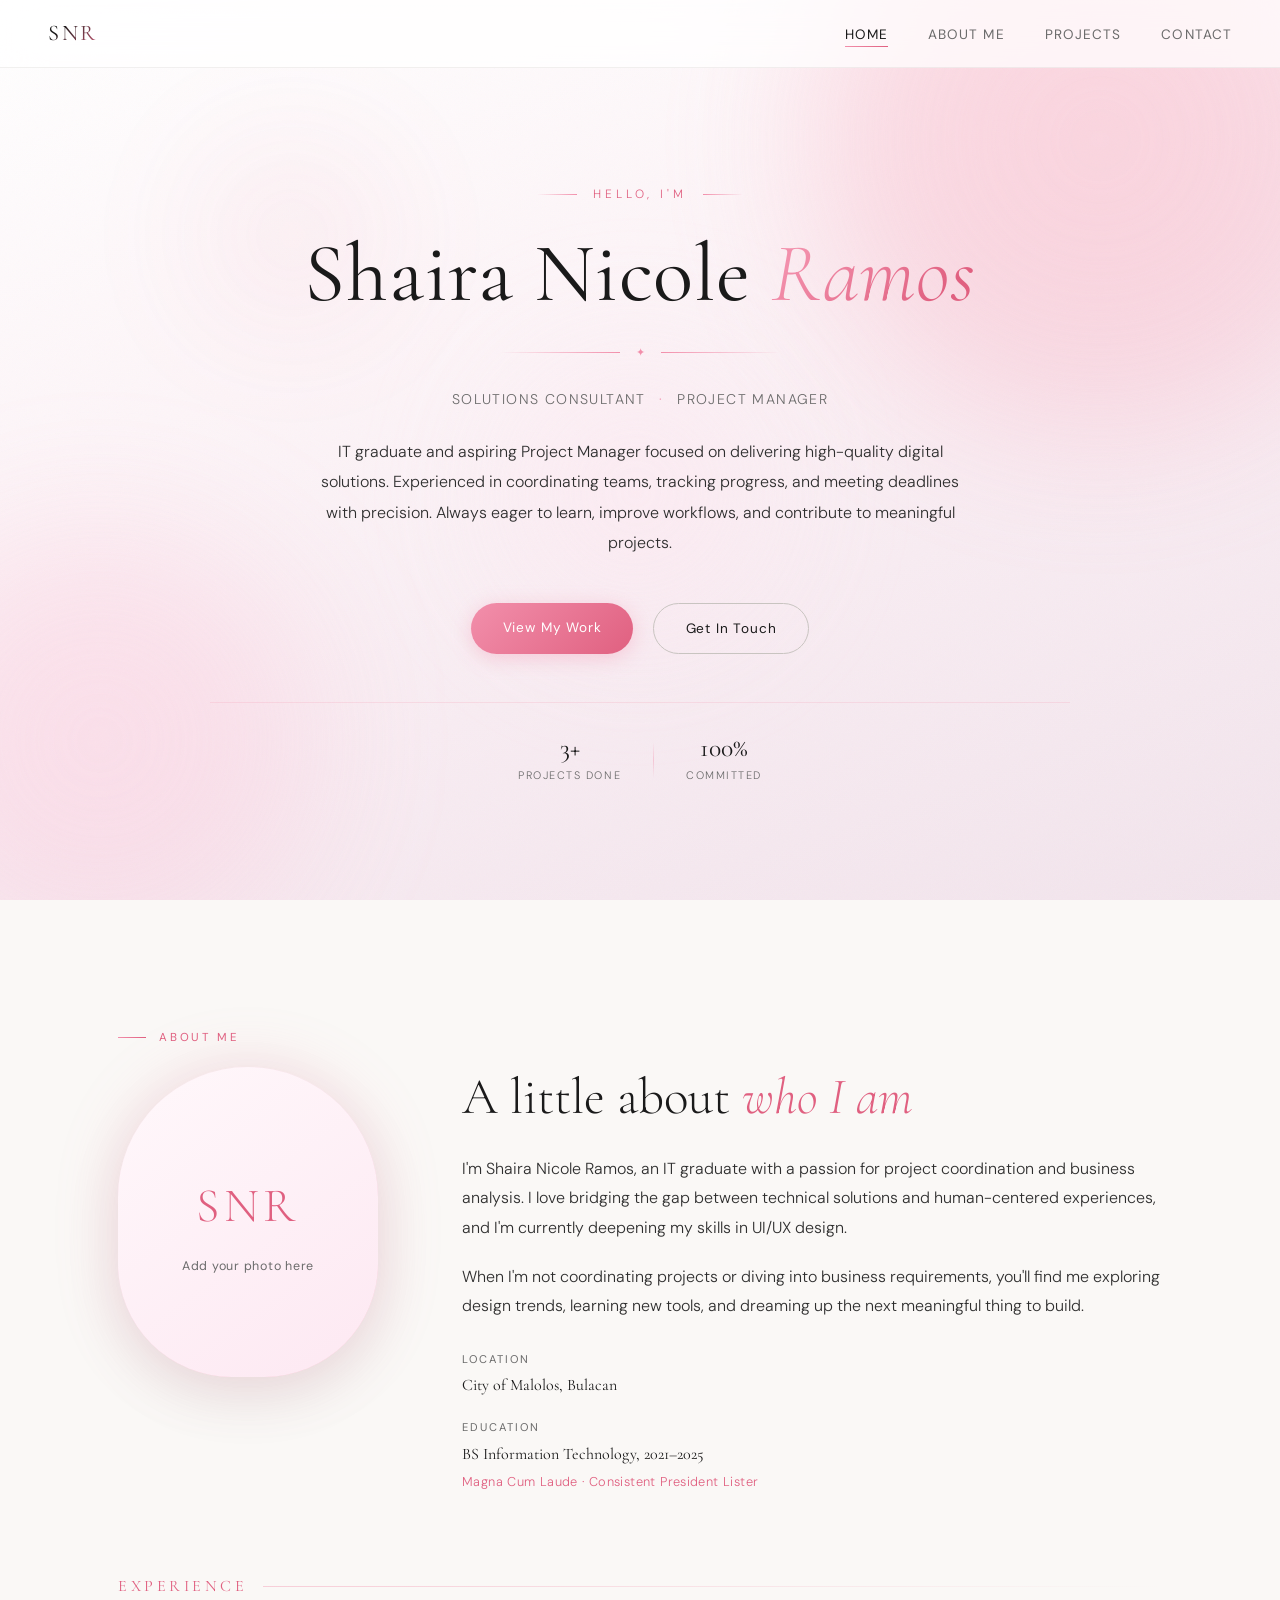
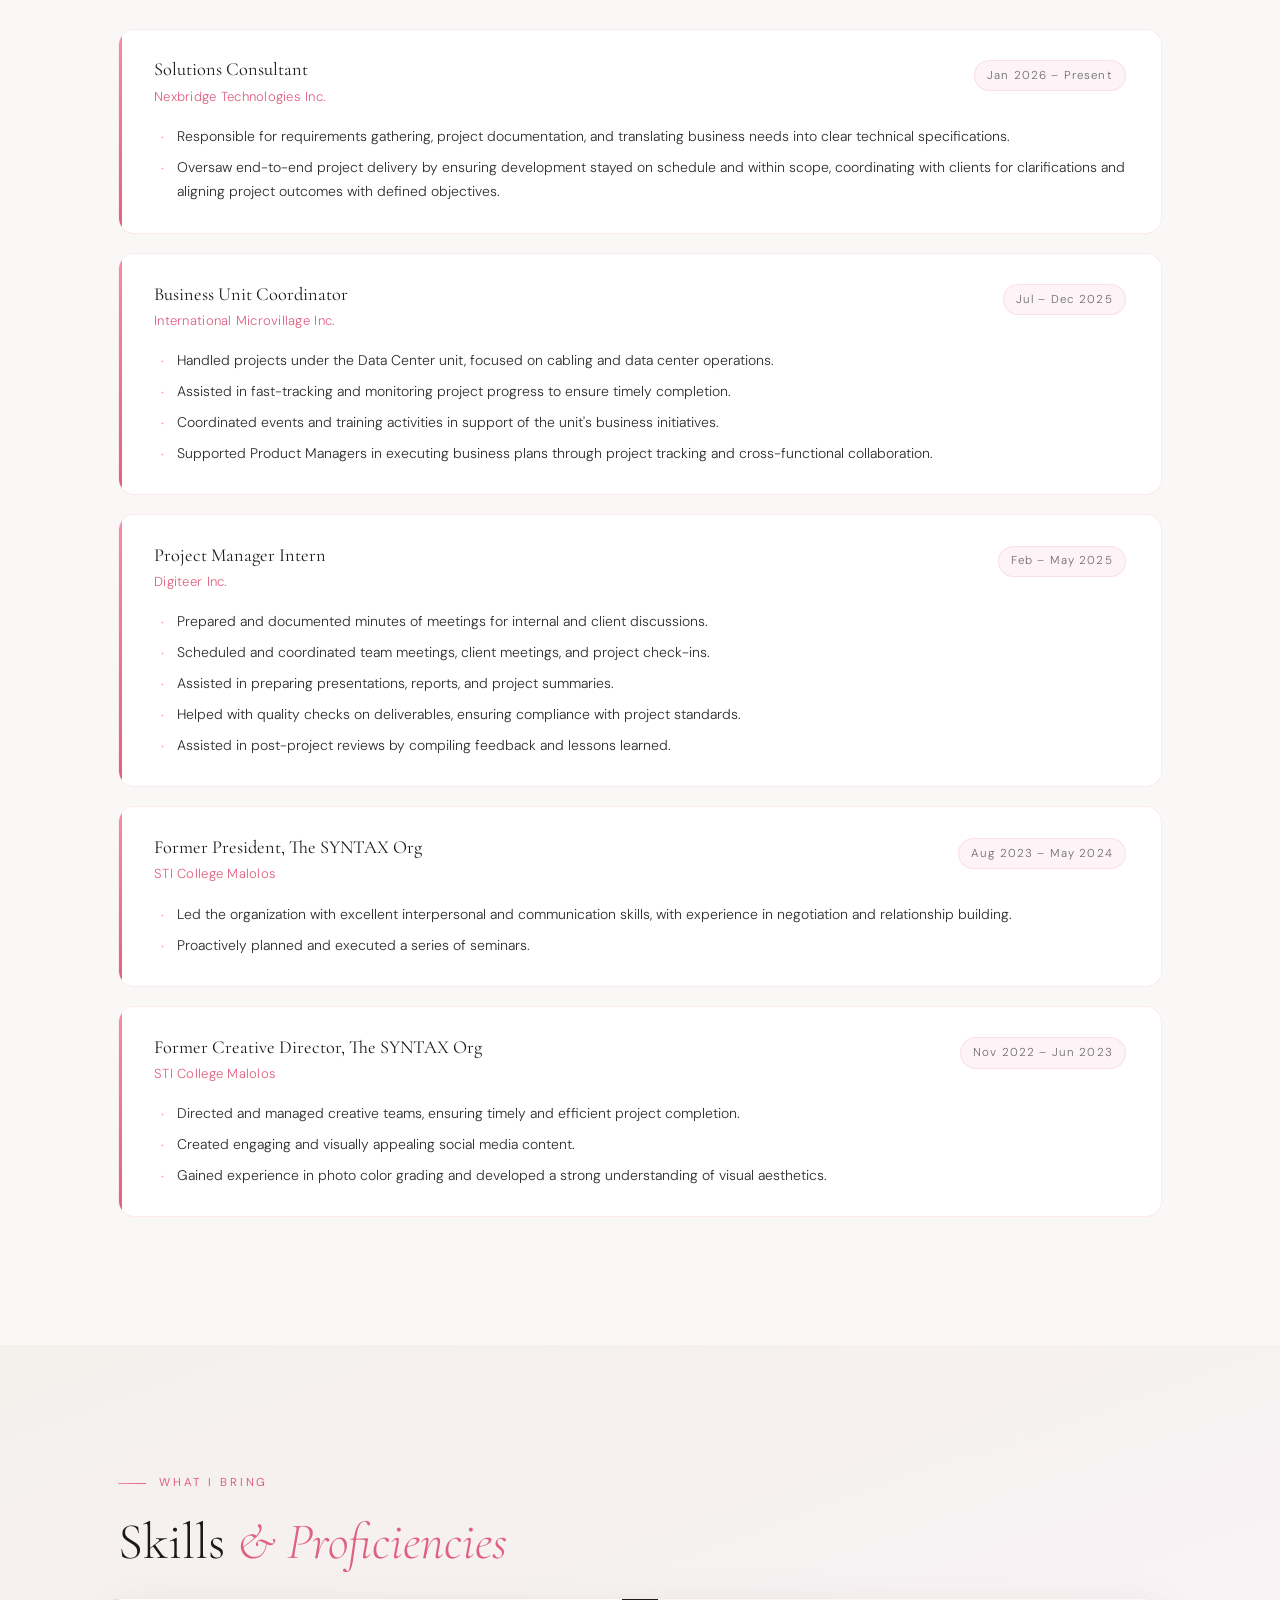
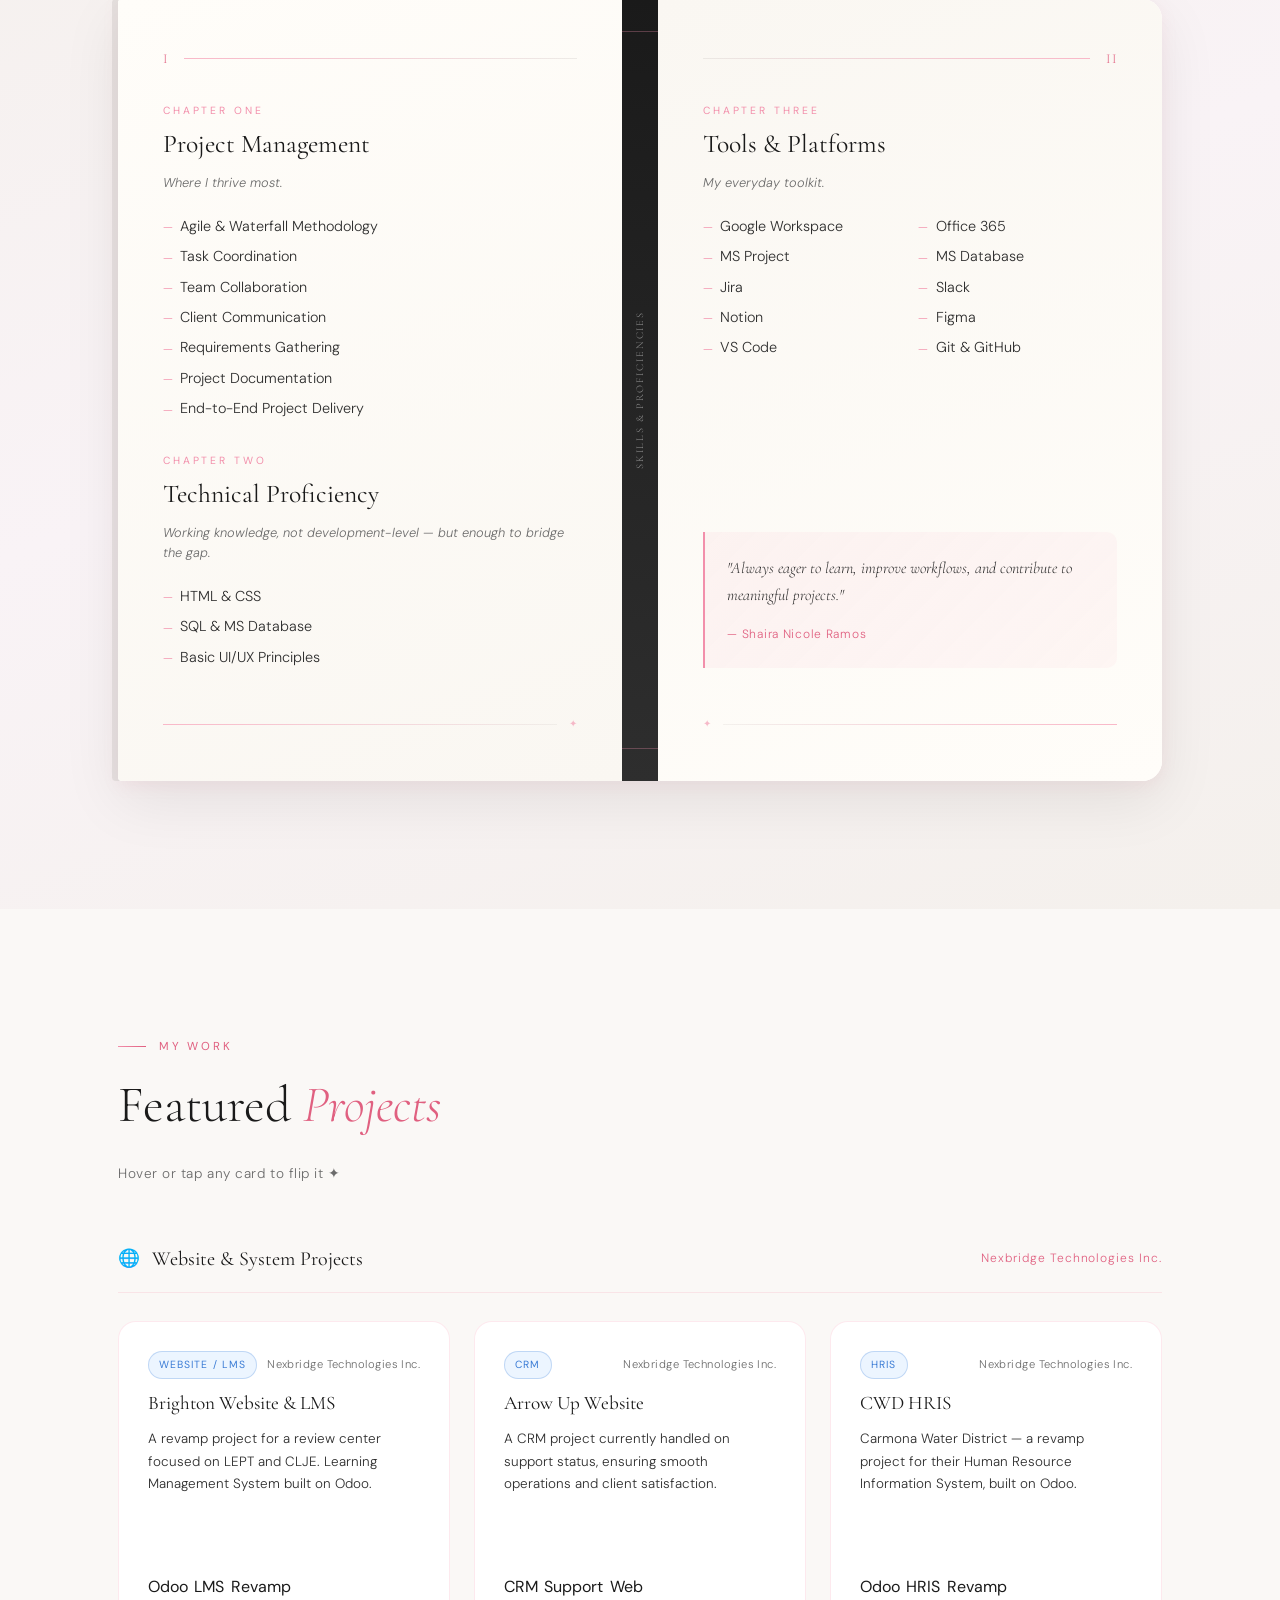
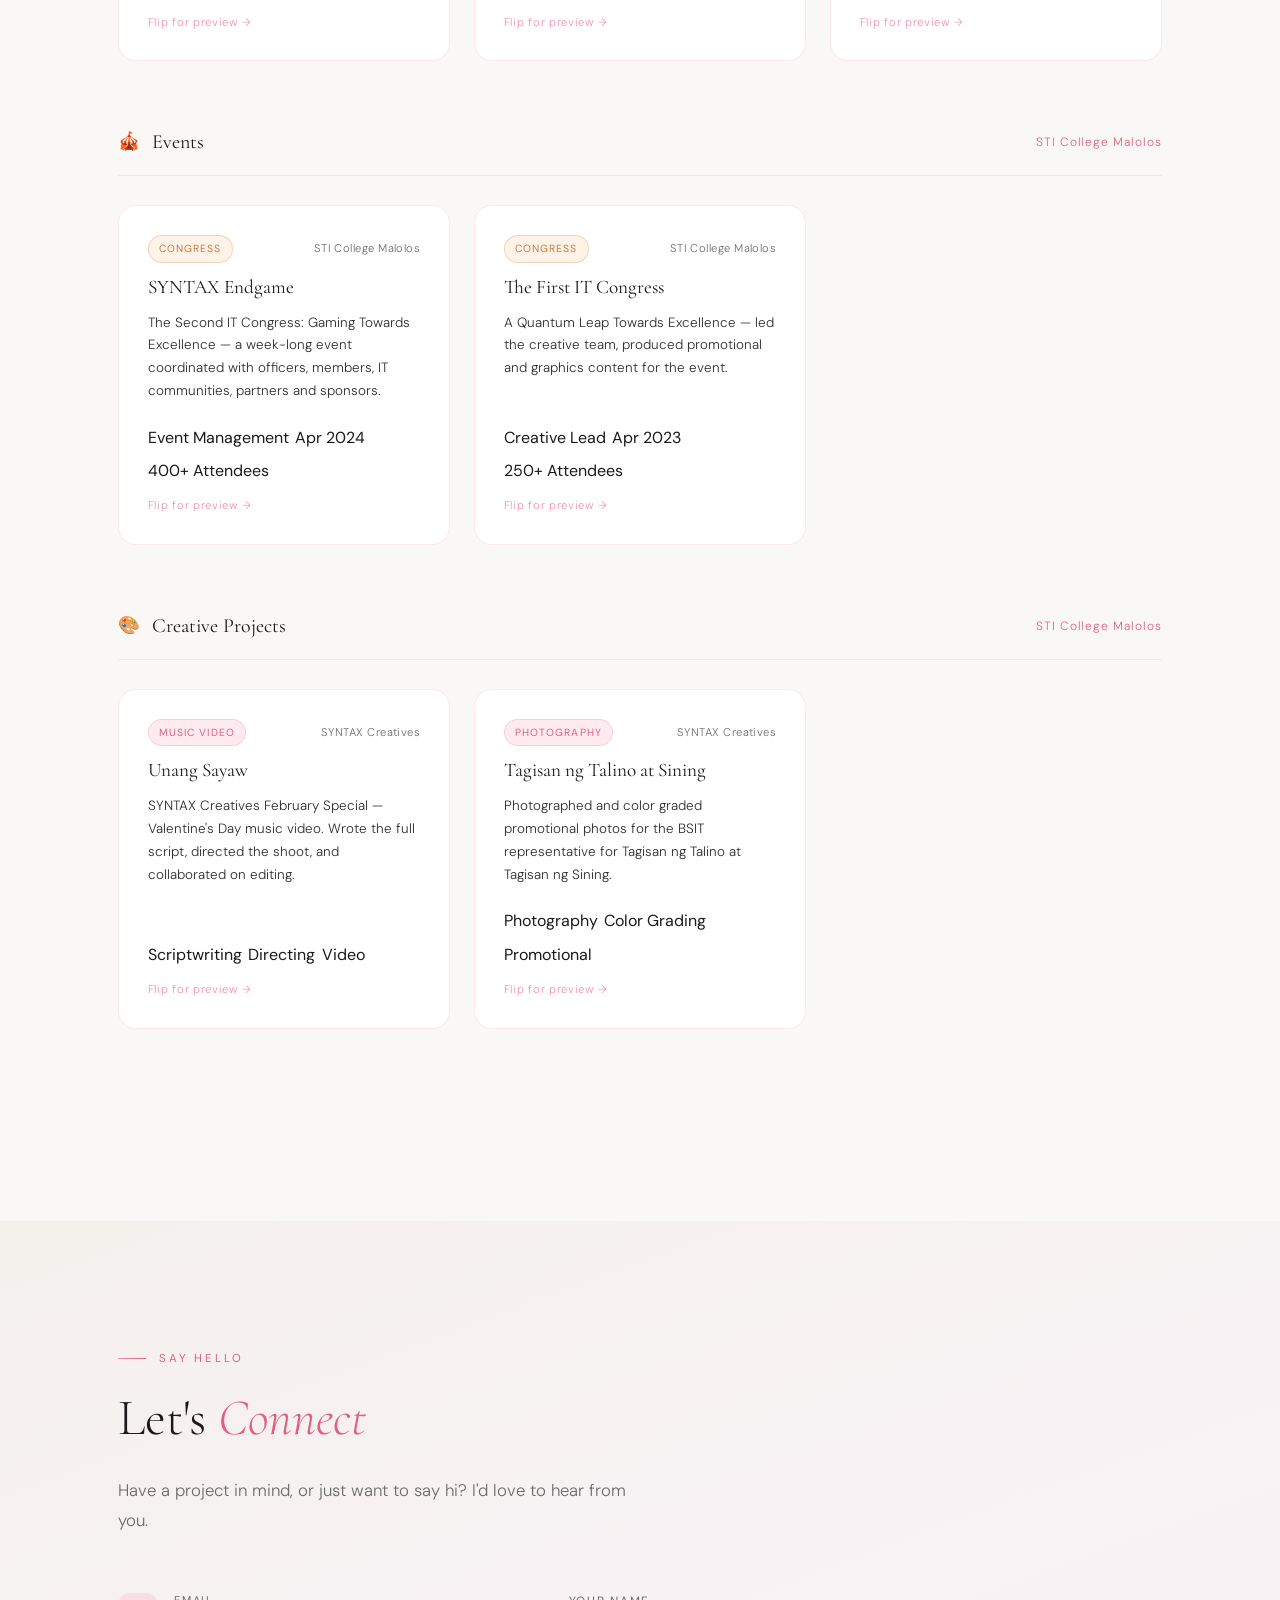
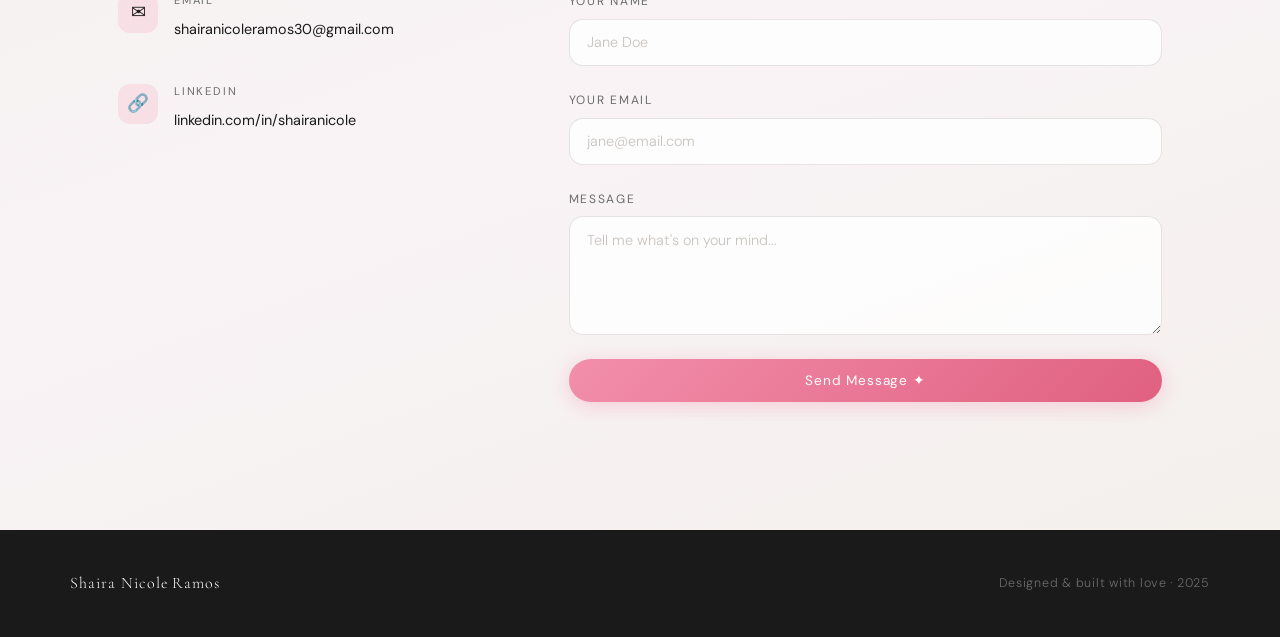
<file: portofolio-website/index.html>
<!DOCTYPE html>
<html lang="en">
<head>
  <meta charset="UTF-8" />
  <meta name="viewport" content="width=device-width, initial-scale=1.0" />
  <title>Shaira Nicole Ramos — Portfolio</title>
  <link rel="preconnect" href="https://fonts.googleapis.com" />
  <link rel="preconnect" href="https://fonts.gstatic.com" crossorigin />
  <link href="https://fonts.googleapis.com/css2?family=Cormorant+Garamond:ital,wght@0,300;0,400;0,500;1,300;1,400&family=DM+Sans:wght@300;400;500&display=swap" rel="stylesheet" />
  <link rel="stylesheet" href="style.css" />
</head>
<body>

  <!-- NAV -->
  <nav id="navbar">
    <div class="nav-logo">SNR</div>
    <ul class="nav-links">
      <li><a href="#home" class="nav-link active">Home</a></li>
      <li><a href="#about" class="nav-link">About Me</a></li>
      <li><a href="#projects" class="nav-link">Projects</a></li>
      <li><a href="#contact" class="nav-link">Contact</a></li>
    </ul>
    <button class="hamburger" id="hamburger" aria-label="Menu">
      <span></span><span></span><span></span>
    </button>
  </nav>

  <!-- HERO -->
  <section id="home" class="hero">
    <div class="hero-bg">
      <div class="blob blob-1"></div>
      <div class="blob blob-2"></div>
      <div class="blob blob-3"></div>
      <div class="blob blob-4"></div>
      <div class="hero-grain"></div>
    </div>
    <div class="hero-content">
      <p class="hero-eyebrow">
        <span class="eyebrow-line"></span>
        Hello, I'm
        <span class="eyebrow-line"></span>
      </p>
      <div class="hero-name-wrapper">
        <h1 class="hero-name hero-anim-1">Shaira Nicole <em>Ramos</em></h1>
      </div>
      <div class="hero-divider hero-anim-2">
        <div class="divider-line"></div>
        <span class="divider-diamond">✦</span>
        <div class="divider-line"></div>
      </div>
      <p class="hero-role hero-anim-3">Solutions Consultant <span class="dot">·</span> Project Manager</p>
      <p class="hero-tagline hero-anim-4">IT graduate and aspiring Project Manager focused on delivering high-quality digital solutions. Experienced in coordinating teams, tracking progress, and meeting deadlines with precision. Always eager to learn, improve workflows, and contribute to meaningful projects.</p>
      <div class="hero-cta hero-anim-5">
        <a href="#projects" class="btn-primary">View My Work</a>
        <a href="#contact" class="btn-ghost">Get In Touch</a>
      </div>
      <div class="hero-stats hero-anim-6">
        <div class="stat-item">
          <span class="stat-num">3+</span>
          <span class="stat-label">Projects Done</span>
        </div>
        <div class="stat-divider"></div>
        <div class="stat-item">
          <span class="stat-num">100%</span>
          <span class="stat-label">Committed</span>
        </div>
      </div>
    </div>
  </section>

  <!-- ABOUT -->
  <section id="about" class="section">
    <div class="container">
      <div class="section-label reveal">About Me</div>

      <!-- TOP ROW: photo left, bio right — same alignment as original -->
      <div class="about-top reveal">
        <div class="about-visual">
          <div class="portrait-frame">
            <div class="portrait-placeholder">
              <span class="portrait-initials">SNR</span>
              <p class="portrait-hint">Add your photo here</p>
            </div>
          </div>
        </div>
        <div class="about-text">
          <h2 class="section-title">A little about <em>who I am</em></h2>
          <p>I'm Shaira Nicole Ramos, an IT graduate with a passion for project coordination and business analysis. I love bridging the gap between technical solutions and human-centered experiences, and I'm currently deepening my skills in UI/UX design.</p>
          <p>When I'm not coordinating projects or diving into business requirements, you'll find me exploring design trends, learning new tools, and dreaming up the next meaningful thing to build.</p>
          <div class="about-details">
            <div class="detail-item">
              <span class="detail-label">Location</span>
              <span class="detail-value">City of Malolos, Bulacan</span>
            </div>
            <div class="detail-item">
              <span class="detail-label">Education</span>
              <span class="detail-value">BS Information Technology, 2021–2025</span>
              <span class="detail-sub">Magna Cum Laude · Consistent President Lister</span>
            </div>
          </div>
        </div>
      </div>

      <!-- EXPERIENCE CARDS — full width below -->
      <div class="about-experience reveal">
        <h3 class="exp-heading">Experience</h3>
        <div class="exp-grid">

          <div class="exp-item">
            <div class="exp-header">
              <div class="exp-header-left">
                <p class="exp-role">Solutions Consultant</p>
                <p class="exp-company">Nexbridge Technologies Inc.</p>
              </div>
              <span class="exp-date">Jan 2026 – Present</span>
            </div>
            <ul class="exp-list">
              <li>Responsible for requirements gathering, project documentation, and translating business needs into clear technical specifications.</li>
              <li>Oversaw end-to-end project delivery by ensuring development stayed on schedule and within scope, coordinating with clients for clarifications and aligning project outcomes with defined objectives.</li>
            </ul>
          </div>

          <div class="exp-item">
            <div class="exp-header">
              <div class="exp-header-left">
                <p class="exp-role">Business Unit Coordinator</p>
                <p class="exp-company">International Microvillage Inc.</p>
              </div>
              <span class="exp-date">Jul – Dec 2025</span>
            </div>
            <ul class="exp-list">
              <li>Handled projects under the Data Center unit, focused on cabling and data center operations.</li>
              <li>Assisted in fast-tracking and monitoring project progress to ensure timely completion.</li>
              <li>Coordinated events and training activities in support of the unit's business initiatives.</li>
              <li>Supported Product Managers in executing business plans through project tracking and cross-functional collaboration.</li>
            </ul>
          </div>

          <div class="exp-item">
            <div class="exp-header">
              <div class="exp-header-left">
                <p class="exp-role">Project Manager Intern</p>
                <p class="exp-company">Digiteer Inc.</p>
              </div>
              <span class="exp-date">Feb – May 2025</span>
            </div>
            <ul class="exp-list">
              <li>Prepared and documented minutes of meetings for internal and client discussions.</li>
              <li>Scheduled and coordinated team meetings, client meetings, and project check-ins.</li>
              <li>Assisted in preparing presentations, reports, and project summaries.</li>
              <li>Helped with quality checks on deliverables, ensuring compliance with project standards.</li>
              <li>Assisted in post-project reviews by compiling feedback and lessons learned.</li>
            </ul>
          </div>

          <div class="exp-item">
            <div class="exp-header">
              <div class="exp-header-left">
                <p class="exp-role">Former President, The SYNTAX Org</p>
                <p class="exp-company">STI College Malolos</p>
              </div>
              <span class="exp-date">Aug 2023 – May 2024</span>
            </div>
            <ul class="exp-list">
              <li>Led the organization with excellent interpersonal and communication skills, with experience in negotiation and relationship building.</li>
              <li>Proactively planned and executed a series of seminars.</li>
            </ul>
          </div>

          <div class="exp-item">
            <div class="exp-header">
              <div class="exp-header-left">
                <p class="exp-role">Former Creative Director, The SYNTAX Org</p>
                <p class="exp-company">STI College Malolos</p>
              </div>
              <span class="exp-date">Nov 2022 – Jun 2023</span>
            </div>
            <ul class="exp-list">
              <li>Directed and managed creative teams, ensuring timely and efficient project completion.</li>
              <li>Created engaging and visually appealing social media content.</li>
              <li>Gained experience in photo color grading and developed a strong understanding of visual aesthetics.</li>
            </ul>
          </div>

        </div>
      </div>

    </div>
  </section>

  <!-- SKILLS -->
  <section id="skills" class="section section-alt">
    <div class="container">
      <div class="section-label reveal">What I Bring</div>
      <h2 class="section-title reveal">Skills <em>&amp; Proficiencies</em></h2>

      <div class="book-wrapper reveal">

        <!-- Left page -->
        <div class="book-page book-page-left">
          <div class="book-page-header">
            <span class="book-page-num">I</span>
            <span class="book-page-rule"></span>
          </div>

          <div class="book-chapter">
            <p class="book-chapter-label">Chapter One</p>
            <h3 class="book-chapter-title">Project Management</h3>
            <p class="book-chapter-sub">Where I thrive most.</p>
            <ul class="book-list">
              <li>Agile &amp; Waterfall Methodology</li>
              <li>Task Coordination</li>
              <li>Team Collaboration</li>
              <li>Client Communication</li>
              <li>Requirements Gathering</li>
              <li>Project Documentation</li>
              <li>End-to-End Project Delivery</li>
            </ul>
          </div>

          <div class="book-chapter">
            <p class="book-chapter-label">Chapter Two</p>
            <h3 class="book-chapter-title">Technical Proficiency</h3>
            <p class="book-chapter-sub">Working knowledge, not development-level — but enough to bridge the gap.</p>
            <ul class="book-list">
              <li>HTML &amp; CSS</li>
              <li>SQL &amp; MS Database</li>
              <li>Basic UI/UX Principles</li>
            </ul>
          </div>

          <div class="book-page-footer">
            <span class="book-footer-line"></span>
            <span class="book-footer-diamond">✦</span>
          </div>
        </div>

        <!-- Spine -->
        <div class="book-spine">
          <span class="book-spine-text">Skills &amp; Proficiencies</span>
        </div>

        <!-- Right page -->
        <div class="book-page book-page-right">
          <div class="book-page-header">
            <span class="book-page-rule"></span>
            <span class="book-page-num">II</span>
          </div>

          <div class="book-chapter">
            <p class="book-chapter-label">Chapter Three</p>
            <h3 class="book-chapter-title">Tools &amp; Platforms</h3>
            <p class="book-chapter-sub">My everyday toolkit.</p>
            <ul class="book-list book-list-two-col">
              <li>Google Workspace</li>
              <li>Office 365</li>
              <li>MS Project</li>
              <li>MS Database</li>
              <li>Jira</li>
              <li>Slack</li>
              <li>Notion</li>
              <li>Figma</li>
              <li>VS Code</li>
              <li>Git &amp; GitHub</li>
            </ul>
          </div>

          <div class="book-closing">
            <p class="book-closing-quote">"Always eager to learn, improve workflows, and contribute to meaningful projects."</p>
            <span class="book-closing-sig">— Shaira Nicole Ramos</span>
          </div>

          <div class="book-page-footer book-page-footer-right">
            <span class="book-footer-diamond">✦</span>
            <span class="book-footer-line"></span>
          </div>
        </div>

      </div>
    </div>
  </section>

  <!-- PROJECTS -->
  <section id="projects" class="section">
    <div class="container">
      <div class="section-label reveal">My Work</div>
      <h2 class="section-title reveal">Featured <em>Projects</em></h2>
      <p class="projects-hint reveal">Hover or tap any card to flip it ✦</p>

      <!-- ── CATEGORY 1: WEBSITE / SYSTEM ── -->
      <div class="proj-category reveal">
        <div class="proj-cat-label">
          <span class="proj-cat-icon">🌐</span>
          Website &amp; System Projects
          <span class="proj-cat-sub">Nexbridge Technologies Inc.</span>
        </div>
        <div class="flip-grid">

          <!-- Brighton Website & LMS -->
          <!-- HOW TO ADD MEDIA: Replace the <div class="flip-media-placeholder"> block
               with: <img src="your-screenshot.jpg" alt="Brighton" class="flip-media-img" />
               Make sure the image is in the same folder as index.html -->
          <div class="flip-card reveal">
            <div class="flip-inner">
              <!-- FRONT -->
              <div class="flip-front">
                <div class="flip-front-top">
                  <span class="flip-cat-badge web">Website / LMS</span>
                  <p class="flip-company">Nexbridge Technologies Inc.</p>
                </div>
                <h3 class="flip-title">Brighton Website &amp; LMS</h3>
                <p class="flip-desc">A revamp project for a review center focused on LEPT and CLJE. Learning Management System built on Odoo.</p>
                <div class="flip-tags">
                  <span class="tag">Odoo</span>
                  <span class="tag">LMS</span>
                  <span class="tag">Revamp</span>
                </div>
                <p class="flip-hint">Flip for preview →</p>
              </div>
              <!-- BACK -->
              <div class="flip-back">
                <!-- ⬇ REPLACE THIS BLOCK WITH YOUR SCREENSHOT IMAGE -->
                <div class="flip-media-placeholder">
                  <span>📸</span>
                  <p>Add screenshot here</p>
                  <code>&lt;img src="brighton.jpg" class="flip-media-img" /&gt;</code>
                </div>
                <!-- ⬆ END REPLACE -->
                <div class="flip-back-info">
                  <p class="flip-back-title">Brighton Website &amp; LMS</p>
                  <!-- ⬇ REPLACE # WITH THE ACTUAL WEBSITE LINK -->
                  <a href="#" target="_blank" class="flip-visit-btn">Visit Website →</a>
                </div>
              </div>
            </div>
          </div>

          <!-- Arrow Up CRM -->
          <div class="flip-card reveal">
            <div class="flip-inner">
              <div class="flip-front">
                <div class="flip-front-top">
                  <span class="flip-cat-badge web">CRM</span>
                  <p class="flip-company">Nexbridge Technologies Inc.</p>
                </div>
                <h3 class="flip-title">Arrow Up Website</h3>
                <p class="flip-desc">A CRM project currently handled on support status, ensuring smooth operations and client satisfaction.</p>
                <div class="flip-tags">
                  <span class="tag">CRM</span>
                  <span class="tag">Support</span>
                  <span class="tag">Web</span>
                </div>
                <p class="flip-hint">Flip for preview →</p>
              </div>
              <div class="flip-back">
                <!-- ⬇ REPLACE THIS BLOCK WITH YOUR SCREENSHOT IMAGE -->
                <div class="flip-media-placeholder">
                  <span>📸</span>
                  <p>Add screenshot here</p>
                  <code>&lt;img src="arrowup.jpg" class="flip-media-img" /&gt;</code>
                </div>
                <!-- ⬆ END REPLACE -->
                <div class="flip-back-info">
                  <p class="flip-back-title">Arrow Up Website</p>
                  <!-- ⬇ REPLACE # WITH THE ACTUAL WEBSITE LINK -->
                  <a href="#" target="_blank" class="flip-visit-btn">Visit Website →</a>
                </div>
              </div>
            </div>
          </div>

          <!-- CWD HRIS -->
          <div class="flip-card reveal">
            <div class="flip-inner">
              <div class="flip-front">
                <div class="flip-front-top">
                  <span class="flip-cat-badge web">HRIS</span>
                  <p class="flip-company">Nexbridge Technologies Inc.</p>
                </div>
                <h3 class="flip-title">CWD HRIS</h3>
                <p class="flip-desc">Carmona Water District — a revamp project for their Human Resource Information System, built on Odoo.</p>
                <div class="flip-tags">
                  <span class="tag">Odoo</span>
                  <span class="tag">HRIS</span>
                  <span class="tag">Revamp</span>
                </div>
                <p class="flip-hint">Flip for preview →</p>
              </div>
              <div class="flip-back">
                <!-- ⬇ REPLACE THIS BLOCK WITH YOUR SCREENSHOT IMAGE -->
                <div class="flip-media-placeholder">
                  <span>📸</span>
                  <p>Add screenshot here</p>
                  <code>&lt;img src="cwd.jpg" class="flip-media-img" /&gt;</code>
                </div>
                <!-- ⬆ END REPLACE -->
                <div class="flip-back-info">
                  <p class="flip-back-title">CWD HRIS</p>
                  <!-- ⬇ REPLACE # WITH THE ACTUAL WEBSITE LINK -->
                  <a href="#" target="_blank" class="flip-visit-btn">Visit Website →</a>
                </div>
              </div>
            </div>
          </div>

        </div>
      </div>

      <!-- ── CATEGORY 2: EVENTS ── -->
      <div class="proj-category reveal">
        <div class="proj-cat-label">
          <span class="proj-cat-icon">🎪</span>
          Events
          <span class="proj-cat-sub">STI College Malolos</span>
        </div>
        <div class="flip-grid">

          <!-- SYNTAX Endgame -->
          <!-- HOW TO ADD VIDEO: Replace the <div class="flip-media-placeholder"> block with:
               <video class="flip-media-img" autoplay muted loop playsinline>
                 <source src="endgame.mp4" type="video/mp4" />
               </video>
               Make sure the .mp4 file is in the same folder as index.html -->
          <div class="flip-card reveal">
            <div class="flip-inner">
              <div class="flip-front">
                <div class="flip-front-top">
                  <span class="flip-cat-badge event">Congress</span>
                  <p class="flip-company">STI College Malolos</p>
                </div>
                <h3 class="flip-title">SYNTAX Endgame</h3>
                <p class="flip-desc">The Second IT Congress: Gaming Towards Excellence — a week-long event coordinated with officers, members, IT communities, partners and sponsors.</p>
                <div class="flip-tags">
                  <span class="tag">Event Management</span>
                  <span class="tag">Apr 2024</span>
                  <span class="tag">400+ Attendees</span>
                </div>
                <p class="flip-hint">Flip for preview →</p>
              </div>
              <div class="flip-back">
                <!-- ⬇ REPLACE WITH VIDEO (see instructions above) -->
                <div class="flip-media-placeholder">
                  <span>🎬</span>
                  <p>Add event video here</p>
                  <code>&lt;video src="endgame.mp4" ...&gt;</code>
                </div>
                <!-- ⬆ END REPLACE -->
                <div class="flip-back-info">
                  <p class="flip-back-title">SYNTAX Endgame — 2nd IT Congress</p>
                  <span class="flip-stat">📅 April 2024 &nbsp;·&nbsp; 👥 400+ Attendees</span>
                </div>
              </div>
            </div>
          </div>

          <!-- First IT Congress -->
          <div class="flip-card reveal">
            <div class="flip-inner">
              <div class="flip-front">
                <div class="flip-front-top">
                  <span class="flip-cat-badge event">Congress</span>
                  <p class="flip-company">STI College Malolos</p>
                </div>
                <h3 class="flip-title">The First IT Congress</h3>
                <p class="flip-desc">A Quantum Leap Towards Excellence — led the creative team, produced promotional and graphics content for the event.</p>
                <div class="flip-tags">
                  <span class="tag">Creative Lead</span>
                  <span class="tag">Apr 2023</span>
                  <span class="tag">250+ Attendees</span>
                </div>
                <p class="flip-hint">Flip for preview →</p>
              </div>
              <div class="flip-back">
                <!-- ⬇ REPLACE WITH VIDEO (see instructions above) -->
                <div class="flip-media-placeholder">
                  <span>🎬</span>
                  <p>Add event video here</p>
                  <code>&lt;video src="congress1.mp4" ...&gt;</code>
                </div>
                <!-- ⬆ END REPLACE -->
                <div class="flip-back-info">
                  <p class="flip-back-title">The SYNTAX Org — 1st IT Congress</p>
                  <span class="flip-stat">📅 April 2023 &nbsp;·&nbsp; 👥 250+ Attendees</span>
                </div>
              </div>
            </div>
          </div>

        </div>
      </div>

      <!-- ── CATEGORY 3: CREATIVE ── -->
      <div class="proj-category reveal">
        <div class="proj-cat-label">
          <span class="proj-cat-icon">🎨</span>
          Creative Projects
          <span class="proj-cat-sub">STI College Malolos</span>
        </div>
        <div class="flip-grid">

          <!-- Unang Sayaw -->
          <!-- HOW TO ADD VIDEO: Replace the <div class="flip-media-placeholder"> block with:
               <video class="flip-media-img" autoplay muted loop playsinline>
                 <source src="unangsayaw.mp4" type="video/mp4" />
               </video> -->
          <div class="flip-card reveal">
            <div class="flip-inner">
              <div class="flip-front">
                <div class="flip-front-top">
                  <span class="flip-cat-badge creative">Music Video</span>
                  <p class="flip-company">SYNTAX Creatives</p>
                </div>
                <h3 class="flip-title">Unang Sayaw</h3>
                <p class="flip-desc">SYNTAX Creatives February Special — Valentine's Day music video. Wrote the full script, directed the shoot, and collaborated on editing.</p>
                <div class="flip-tags">
                  <span class="tag">Scriptwriting</span>
                  <span class="tag">Directing</span>
                  <span class="tag">Video</span>
                </div>
                <p class="flip-hint">Flip for preview →</p>
              </div>
              <div class="flip-back">
                <!-- ⬇ REPLACE WITH VIDEO -->
                <div class="flip-media-placeholder">
                  <span>🎬</span>
                  <p>Add music video here</p>
                  <code>&lt;video src="unangsayaw.mp4" ...&gt;</code>
                </div>
                <!-- ⬆ END REPLACE -->
                <div class="flip-back-info">
                  <p class="flip-back-title">Unang Sayaw — Valentine's Special</p>
                  <span class="flip-stat">🎬 Music Video · Script &amp; Direction</span>
                </div>
              </div>
            </div>
          </div>

          <!-- Tagisan ng Talino -->
          <!-- HOW TO ADD PHOTO: Replace the <div class="flip-media-placeholder"> block with:
               <img src="tagisan.jpg" alt="Tagisan ng Talino" class="flip-media-img" />
               Make sure the image is in the same folder as index.html -->
          <div class="flip-card reveal">
            <div class="flip-inner">
              <div class="flip-front">
                <div class="flip-front-top">
                  <span class="flip-cat-badge creative">Photography</span>
                  <p class="flip-company">SYNTAX Creatives</p>
                </div>
                <h3 class="flip-title">Tagisan ng Talino at Sining</h3>
                <p class="flip-desc">Photographed and color graded promotional photos for the BSIT representative for Tagisan ng Talino at Tagisan ng Sining.</p>
                <div class="flip-tags">
                  <span class="tag">Photography</span>
                  <span class="tag">Color Grading</span>
                  <span class="tag">Promotional</span>
                </div>
                <p class="flip-hint">Flip for preview →</p>
              </div>
              <div class="flip-back">
                <!-- ⬇ REPLACE WITH PHOTO -->
                <div class="flip-media-placeholder">
                  <span>📸</span>
                  <p>Add promotional photo here</p>
                  <code>&lt;img src="tagisan.jpg" class="flip-media-img" /&gt;</code>
                </div>
                <!-- ⬆ END REPLACE -->
                <div class="flip-back-info">
                  <p class="flip-back-title">Tagisan ng Talino at Sining</p>
                  <span class="flip-stat">📸 Photography &amp; Color Grading</span>
                </div>
              </div>
            </div>
          </div>

        </div>
      </div>

    </div>
  </section>

  <!-- CONTACT -->
  <section id="contact" class="section section-alt">
    <div class="container">
      <div class="section-label reveal">Say Hello</div>
      <h2 class="section-title reveal">Let's <em>Connect</em></h2>
      <p class="contact-intro reveal">Have a project in mind, or just want to say hi? I'd love to hear from you.</p>
      <div class="contact-grid reveal">
        <div class="contact-info">
          <div class="contact-item">
            <span class="contact-icon">✉</span>
            <div>
              <p class="contact-label">Email</p>
              <a href="mailto:shairanicoleramos30@gmail.com"
                 class="contact-value contact-hoverable"
                 data-hover="Message Me ✦">shairanicoleramos30@gmail.com</a>
            </div>
          </div>
          <div class="contact-item">
            <span class="contact-icon">🔗</span>
            <div>
              <p class="contact-label">LinkedIn</p>
              <a href="https://www.linkedin.com/in/shairanicole/"
                 target="_blank"
                 class="contact-value contact-hoverable"
                 data-hover="Let's Connect ✦">linkedin.com/in/shairanicole</a>
            </div>
          </div>
        </div>
        <form class="contact-form" id="contactForm"
              action="https://formspree.io/f/xaqaavvb"
              method="POST">
          <div class="form-group">
            <label for="cname">Your Name</label>
            <input type="text" id="cname" name="name" placeholder="Jane Doe" required />
          </div>
          <div class="form-group">
            <label for="cemail">Your Email</label>
            <input type="email" id="cemail" name="email" placeholder="jane@email.com" required />
          </div>
          <div class="form-group">
            <label for="message">Message</label>
            <textarea id="message" name="message" rows="5" placeholder="Tell me what's on your mind..." required></textarea>
          </div>
          <button type="submit" class="btn-primary full-width-btn">Send Message ✦</button>
        </form>
      </div>
    </div>
  </section>

  <!-- FOOTER -->
  <footer class="footer">
    <div class="footer-inner">
      <p class="footer-name">Shaira Nicole Ramos</p>
      <p class="footer-copy">Designed &amp; built with love · 2025</p>
    </div>
  </footer>

  <script src="script.js"></script>
</body>
</html>
</file>
<file: portofolio-website/style.css>
/* ============================================================
   SHAIRA NICOLE RAMOS — PORTFOLIO
   Aesthetic: Soft, Dreamy, Black × White × Pink
   ============================================================ */

*, *::before, *::after { box-sizing: border-box; margin: 0; padding: 0; }

:root {
  --white: #FFFFFF;
  --off-white: #FAF8F6;
  --cream: #F4F0EC;
  --charcoal: #1A1A1A;
  --gray-dark: #2E2E2E;
  --gray-mid: #6B6B6B;
  --gray-light: #C8C4C0;
  --pink-blush: #F9B8C8;
  --pink-rose: #F28FAB;
  --pink-deep: #E06080;
  --pink-glow: rgba(242, 143, 171, 0.18);
  --font-display: 'Cormorant Garamond', Georgia, serif;
  --font-body: 'DM Sans', sans-serif;
  --nav-h: 68px;
  --transition: 0.35s cubic-bezier(0.4, 0, 0.2, 1);
}

html { scroll-behavior: smooth; font-size: 16px; }

body {
  font-family: var(--font-body);
  background: var(--off-white);
  color: var(--charcoal);
  line-height: 1.7;
  overflow-x: hidden;
  -webkit-font-smoothing: antialiased;
}

a { color: inherit; text-decoration: none; }
ul { list-style: none; }
img { max-width: 100%; display: block; }

/* ============================================================
   NAV
   ============================================================ */
#navbar {
  position: fixed;
  top: 0; left: 0; right: 0;
  z-index: 1000;
  height: var(--nav-h);
  display: flex;
  align-items: center;
  justify-content: space-between;
  padding: 0 3rem;
  background: rgba(255, 255, 255, 0.72);
  backdrop-filter: blur(20px);
  -webkit-backdrop-filter: blur(20px);
  border-bottom: 1px solid rgba(200, 196, 192, 0.25);
  transition: box-shadow var(--transition);
}

#navbar.scrolled { box-shadow: 0 4px 32px rgba(242, 143, 171, 0.10); }

.nav-logo {
  font-family: var(--font-display);
  font-size: 1.4rem;
  font-weight: 400;
  letter-spacing: 0.12em;
  background: linear-gradient(135deg, var(--charcoal) 30%, var(--pink-deep));
  -webkit-background-clip: text;
  -webkit-text-fill-color: transparent;
  background-clip: text;
}

.nav-links { display: flex; gap: 2.5rem; align-items: center; }

.nav-link {
  font-size: 0.85rem;
  font-weight: 400;
  letter-spacing: 0.08em;
  text-transform: uppercase;
  color: var(--gray-mid);
  position: relative;
  transition: color var(--transition);
}

.nav-link::after {
  content: '';
  position: absolute;
  bottom: -4px; left: 0;
  width: 0; height: 1px;
  background: linear-gradient(90deg, var(--pink-rose), var(--pink-deep));
  transition: width var(--transition);
}

.nav-link:hover, .nav-link.active { color: var(--charcoal); }
.nav-link:hover::after, .nav-link.active::after { width: 100%; }

.hamburger {
  display: none;
  flex-direction: column;
  gap: 5px;
  background: none;
  border: none;
  cursor: pointer;
  padding: 4px;
}

.hamburger span {
  display: block;
  width: 22px; height: 1.5px;
  background: var(--charcoal);
  transition: var(--transition);
}

/* ============================================================
   HERO
   ============================================================ */
.hero {
  position: relative;
  min-height: 100vh;
  display: flex;
  align-items: center;
  justify-content: center;
  padding: calc(var(--nav-h) + 5rem) 3rem 5rem;
  overflow: hidden;
  text-align: center;
}

.hero-bg {
  position: absolute;
  inset: 0;
  background: linear-gradient(160deg, #FFFFFF 0%, #FDF5F8 35%, #F8ECF2 65%, #F2E4EC 100%);
  z-index: 0;
}

.hero-grain {
  position: absolute;
  inset: 0;
  z-index: 1;
  opacity: 0.032;
  background-image: url("data:image/svg+xml,%3Csvg viewBox='0 0 256 256' xmlns='http://www.w3.org/2000/svg'%3E%3Cfilter id='noise'%3E%3CfeTurbulence type='fractalNoise' baseFrequency='0.9' numOctaves='4' stitchTiles='stitch'/%3E%3C/filter%3E%3Crect width='100%25' height='100%25' filter='url(%23noise)'/%3E%3C/svg%3E");
  background-size: 180px;
  pointer-events: none;
}

.blob {
  position: absolute;
  border-radius: 50%;
  filter: blur(70px);
  animation: blobFloat 9s ease-in-out infinite alternate;
}

.blob-1 { width: 600px; height: 600px; background: radial-gradient(circle, rgba(249,184,200,0.75), rgba(242,143,171,0.25)); top: -160px; right: -120px; opacity: 0.75; animation-duration: 10s; }
.blob-2 { width: 440px; height: 440px; background: radial-gradient(circle, rgba(255,200,220,0.65), rgba(240,140,175,0.18)); bottom: -60px; left: -120px; opacity: 0.65; animation-duration: 13s; animation-delay: -4s; }
.blob-3 { width: 300px; height: 300px; background: radial-gradient(circle, rgba(255,230,240,0.85), transparent); top: 38%; left: 38%; opacity: 0.7; animation-duration: 8s; animation-delay: -6s; }
.blob-4 { width: 200px; height: 200px; background: radial-gradient(circle, rgba(224,96,128,0.22), transparent); top: 15%; left: 15%; opacity: 0.6; animation-duration: 11s; animation-delay: -2s; }

@keyframes blobFloat {
  0%   { transform: translate(0, 0) scale(1); }
  50%  { transform: translate(24px, -24px) scale(1.05); }
  100% { transform: translate(-18px, 18px) scale(0.96); }
}

.hero-content {
  position: relative;
  z-index: 2;
  max-width: 860px;
  width: 100%;
  margin: 0 auto;
}

.hero-eyebrow {
  font-size: 0.75rem;
  font-weight: 300;
  letter-spacing: 0.32em;
  text-transform: uppercase;
  color: var(--pink-deep);
  margin-bottom: 1.6rem;
  display: flex;
  align-items: center;
  justify-content: center;
  gap: 1rem;
  opacity: 0;
  animation: heroFadeDown 0.8s cubic-bezier(0.22, 1, 0.36, 1) 0.05s forwards;
}

.eyebrow-line { display: inline-block; width: 40px; height: 1px; background: linear-gradient(90deg, transparent, var(--pink-rose)); }
.eyebrow-line:last-child { background: linear-gradient(90deg, var(--pink-rose), transparent); }

.hero-name-wrapper { position: relative; margin-bottom: 0.4rem; }

.hero-name {
  font-family: var(--font-display);
  font-size: clamp(2.8rem, 6.5vw, 6rem);
  font-weight: 400;
  line-height: 1.05;
  color: var(--charcoal);
  letter-spacing: 0.01em;
  white-space: nowrap;
  margin: 0;
}

.hero-name em {
  font-style: italic;
  font-weight: 300;
  background: linear-gradient(135deg, var(--pink-rose) 20%, var(--pink-deep) 80%);
  -webkit-background-clip: text;
  -webkit-text-fill-color: transparent;
  background-clip: text;
}

.hero-divider {
  display: flex;
  align-items: center;
  justify-content: center;
  gap: 1rem;
  margin: 1.6rem auto;
  max-width: 280px;
}

.divider-line {
  height: 1px;
  flex: 1;
  background: linear-gradient(90deg, transparent, var(--pink-rose));
  transform: scaleX(0);
  transform-origin: center;
  transition: transform 1s cubic-bezier(0.4, 0, 0.2, 1) 0.8s;
}

.divider-line:last-child { background: linear-gradient(90deg, var(--pink-rose), transparent); }
.divider-diamond { font-size: 0.7rem; color: var(--pink-rose); opacity: 0; transition: opacity 0.6s ease 1.2s; }
body.loaded .divider-line { transform: scaleX(1); }
body.loaded .divider-diamond { opacity: 1; }

.hero-role {
  font-size: 0.88rem;
  font-weight: 300;
  letter-spacing: 0.1em;
  color: var(--gray-mid);
  margin-bottom: 1.6rem;
  text-transform: uppercase;
}

.dot { color: var(--pink-rose); margin: 0 0.5rem; }

.hero-tagline {
  font-size: 1rem;
  font-weight: 300;
  color: var(--gray-dark);
  margin-bottom: 2.8rem;
  line-height: 1.9;
  max-width: 640px;
  margin-left: auto;
  margin-right: auto;
}

.hero-stats {
  display: flex;
  align-items: center;
  justify-content: center;
  gap: 2rem;
  margin-top: 3rem;
  padding-top: 2rem;
  border-top: 1px solid rgba(242, 143, 171, 0.2);
}

.stat-item { display: flex; flex-direction: column; align-items: center; gap: 0.3rem; }

.stat-num {
  font-family: var(--font-display);
  font-size: 1.6rem;
  font-weight: 400;
  color: var(--charcoal);
  line-height: 1;
}

.stat-label {
  font-size: 0.68rem;
  letter-spacing: 0.14em;
  text-transform: uppercase;
  color: var(--gray-mid);
  font-weight: 300;
}

.stat-divider {
  width: 1px;
  height: 36px;
  background: linear-gradient(to bottom, transparent, rgba(242,143,171,0.4), transparent);
}

/* Hero entrance animations */
.hero-anim-1, .hero-anim-2, .hero-anim-3,
.hero-anim-4, .hero-anim-5, .hero-anim-6 {
  opacity: 0;
  transform: translateY(28px);
}

body.loaded .hero-anim-1 { animation: heroFadeUp 0.9s cubic-bezier(0.22, 1, 0.36, 1) 0.2s forwards; }
body.loaded .hero-anim-2 { animation: heroFadeUp 0.9s cubic-bezier(0.22, 1, 0.36, 1) 0.45s forwards; }
body.loaded .hero-anim-3 { animation: heroFadeUp 0.8s cubic-bezier(0.22, 1, 0.36, 1) 0.65s forwards; }
body.loaded .hero-anim-4 { animation: heroFadeUp 0.8s cubic-bezier(0.22, 1, 0.36, 1) 0.82s forwards; }
body.loaded .hero-anim-5 { animation: heroFadeUp 0.8s cubic-bezier(0.22, 1, 0.36, 1) 1.0s forwards; }
body.loaded .hero-anim-6 { animation: heroFadeUp 0.8s cubic-bezier(0.22, 1, 0.36, 1) 1.2s forwards; }

@keyframes heroFadeUp {
  from { opacity: 0; transform: translateY(28px); }
  to   { opacity: 1; transform: translateY(0); }
}

@keyframes heroFadeDown {
  from { opacity: 0; transform: translateY(-16px); }
  to   { opacity: 1; transform: translateY(0); }
}

/* CTA */
.hero-cta {
  display: flex;
  gap: 1.2rem;
  flex-wrap: wrap;
  justify-content: center;
}

.btn-primary {
  display: inline-block;
  padding: 0.8rem 2rem;
  background: linear-gradient(135deg, var(--pink-rose), var(--pink-deep));
  color: var(--white);
  font-family: var(--font-body);
  font-size: 0.85rem;
  font-weight: 400;
  letter-spacing: 0.06em;
  border-radius: 50px;
  border: none;
  cursor: pointer;
  transition: var(--transition);
  box-shadow: 0 4px 20px rgba(242,143,171,0.38);
  position: relative;
  overflow: hidden;
}

.btn-primary::before {
  content: '';
  position: absolute;
  inset: 0;
  background: rgba(255,255,255,0.15);
  opacity: 0;
  transition: opacity var(--transition);
}

.btn-primary:hover::before { opacity: 1; }
.btn-primary:hover { transform: translateY(-2px); box-shadow: 0 8px 30px rgba(242,143,171,0.5); }

@keyframes btnPulse {
  0%, 100% { box-shadow: 0 4px 20px rgba(242,143,171,0.38); }
  50% { box-shadow: 0 4px 36px rgba(242,143,171,0.65), 0 0 0 6px rgba(242,143,171,0.12); }
}

body.loaded .btn-primary { animation: btnPulse 2.8s ease-in-out infinite 2s; }

.btn-ghost {
  display: inline-block;
  padding: 0.8rem 2rem;
  background: transparent;
  color: var(--charcoal);
  font-family: var(--font-body);
  font-size: 0.85rem;
  font-weight: 400;
  letter-spacing: 0.06em;
  border-radius: 50px;
  border: 1px solid var(--gray-light);
  cursor: pointer;
  transition: var(--transition);
}

.btn-ghost:hover {
  border-color: var(--pink-rose);
  color: var(--pink-deep);
  background: var(--pink-glow);
  transform: translateY(-2px);
}

/* ============================================================
   SECTIONS — SHARED
   ============================================================ */
.section { padding: 8rem 0; }

.section-alt {
  background: linear-gradient(160deg, var(--cream) 0%, #F9F3F6 50%, var(--cream) 100%);
}

.container {
  max-width: 1140px;
  margin: 0 auto;
  padding: 0 3rem;
}

.section-label {
  font-size: 0.72rem;
  font-weight: 400;
  letter-spacing: 0.25em;
  text-transform: uppercase;
  color: var(--pink-deep);
  margin-bottom: 1.2rem;
  display: flex;
  align-items: center;
  gap: 0.8rem;
}

.section-label::before {
  content: '';
  display: inline-block;
  width: 28px; height: 1px;
  background: linear-gradient(90deg, var(--pink-rose), var(--pink-deep));
}

.section-title {
  font-family: var(--font-display);
  font-size: clamp(2rem, 4vw, 3.4rem);
  font-weight: 300;
  line-height: 1.2;
  color: var(--charcoal);
  margin-bottom: 1.6rem;
}

.section-title em { font-style: italic; color: var(--pink-deep); }

/* ============================================================
   ABOUT — TOP ROW: photo left, bio right
   ============================================================ */
.about-top {
  display: grid;
  grid-template-columns: 280px 1fr;
  gap: 4rem;
  align-items: flex-start;
  margin-bottom: 5rem;
}

.about-visual { display: flex; justify-content: flex-start; }

.portrait-frame {
  width: 260px;
  height: 310px;
  border-radius: 160px 160px 140px 140px;
  overflow: hidden;
  background: linear-gradient(145deg, #fde8f0, #f4c6d9, #f9b8c8);
  box-shadow: 0 0 60px rgba(242,143,171,0.25), 0 20px 60px rgba(0,0,0,0.08);
  flex-shrink: 0;
}

.portrait-placeholder {
  width: 100%; height: 100%;
  display: flex;
  flex-direction: column;
  align-items: center;
  justify-content: center;
  gap: 0.5rem;
  background: linear-gradient(145deg, #fff8fb, #fde8f2);
}

.portrait-initials {
  font-family: var(--font-display);
  font-size: 3rem;
  font-weight: 300;
  color: var(--pink-deep);
  letter-spacing: 0.1em;
}

.portrait-hint { font-size: 0.78rem; color: var(--gray-mid); letter-spacing: 0.06em; }

.about-text p {
  font-size: 1rem;
  color: var(--gray-dark);
  margin-bottom: 1.2rem;
  font-weight: 300;
  line-height: 1.85;
}

.about-details {
  display: flex;
  flex-direction: column;
  gap: 1.2rem;
  margin-top: 1.8rem;
}

.detail-item { display: flex; flex-direction: column; gap: 0.2rem; }

.detail-label {
  font-size: 0.7rem;
  letter-spacing: 0.18em;
  text-transform: uppercase;
  color: var(--gray-mid);
  font-weight: 400;
}

.detail-value {
  font-family: var(--font-display);
  font-size: 1rem;
  font-weight: 400;
  color: var(--charcoal);
}

.detail-sub {
  font-size: 0.8rem;
  color: var(--pink-deep);
  font-weight: 300;
  letter-spacing: 0.03em;
}

/* ============================================================
   ABOUT — EXPERIENCE CARDS (full width, boxed)
   ============================================================ */
.about-experience { margin-top: 0; }

.exp-heading {
  font-family: var(--font-display);
  font-size: 1rem;
  font-weight: 400;
  letter-spacing: 0.22em;
  text-transform: uppercase;
  color: var(--pink-deep);
  margin-bottom: 1.8rem;
  display: flex;
  align-items: center;
  gap: 1rem;
}

.exp-heading::after {
  content: '';
  flex: 1;
  height: 1px;
  background: linear-gradient(90deg, rgba(242,143,171,0.4), transparent);
}

.exp-grid {
  display: flex;
  flex-direction: column;
  gap: 1.2rem;
}

/* Each exp card — bordered box, full width */
.exp-item {
  background: var(--white);
  border: 1px solid rgba(242, 143, 171, 0.2);
  border-radius: 16px;
  padding: 1.8rem 2.2rem;
  transition: var(--transition);
  position: relative;
  overflow: hidden;
}

/* Pink left accent bar */
.exp-item::before {
  content: '';
  position: absolute;
  left: 0; top: 0; bottom: 0;
  width: 3px;
  background: linear-gradient(to bottom, var(--pink-rose), var(--pink-deep));
  border-radius: 16px 0 0 16px;
}

.exp-item:hover {
  border-color: rgba(242, 143, 171, 0.45);
  box-shadow: 0 8px 32px rgba(242,143,171,0.14), 0 2px 8px rgba(0,0,0,0.03);
  transform: translateY(-2px);
}

.exp-header {
  display: flex;
  justify-content: space-between;
  align-items: flex-start;
  gap: 1.5rem;
  margin-bottom: 1rem;
}

.exp-header-left { flex: 1; }

.exp-role {
  font-family: var(--font-display);
  font-size: 1.15rem;
  font-weight: 400;
  color: var(--charcoal);
  line-height: 1.3;
}

.exp-company {
  font-size: 0.82rem;
  color: var(--pink-deep);
  font-weight: 300;
  margin-top: 0.2rem;
  letter-spacing: 0.02em;
}

.exp-date {
  font-size: 0.72rem;
  letter-spacing: 0.1em;
  color: var(--gray-mid);
  font-weight: 300;
  white-space: nowrap;
  background: rgba(242, 143, 171, 0.1);
  padding: 0.3rem 0.75rem;
  border-radius: 50px;
  border: 1px solid rgba(242, 143, 171, 0.22);
  flex-shrink: 0;
  margin-top: 0.1rem;
}

.exp-list {
  display: flex;
  flex-direction: column;
  gap: 0.4rem;
  padding-left: 0.4rem;
}

.exp-list li {
  font-size: 0.875rem;
  color: var(--gray-dark);
  font-weight: 300;
  line-height: 1.75;
  position: relative;
  padding-left: 1rem;
}

.exp-list li::before {
  content: '·';
  position: absolute;
  left: 0;
  color: var(--pink-rose);
  font-size: 1rem;
}

/* ============================================================
   SKILLS — BOOK STYLE
   ============================================================ */
.book-wrapper {
  display: flex;
  align-items: stretch;
  background: var(--white);
  border-radius: 4px 20px 20px 4px;
  box-shadow:
    -6px 0 0 0 rgba(200, 196, 192, 0.4),
    0 20px 60px rgba(0, 0, 0, 0.08),
    0 4px 16px rgba(242, 143, 171, 0.1);
  overflow: hidden;
  min-height: 520px;
}

/* Individual pages */
.book-page {
  flex: 1;
  padding: 3rem 2.8rem;
  display: flex;
  flex-direction: column;
  gap: 2rem;
  background: var(--white);
  position: relative;
}

/* Subtle aged paper texture on left page */
.book-page-left {
  background: linear-gradient(160deg, #FFFDF9 0%, #FAF7F2 100%);
  border-right: none;
}

.book-page-right {
  background: linear-gradient(160deg, #FAF7F2 0%, #FFFDF9 100%);
}

/* Page header with roman numeral */
.book-page-header {
  display: flex;
  align-items: center;
  gap: 1rem;
}

.book-page-num {
  font-family: var(--font-display);
  font-size: 0.85rem;
  font-weight: 300;
  color: var(--pink-deep);
  letter-spacing: 0.12em;
  flex-shrink: 0;
}

.book-page-rule {
  flex: 1;
  height: 1px;
  background: linear-gradient(90deg, var(--pink-blush), rgba(200, 196, 192, 0.3));
}

.book-page-right .book-page-header .book-page-rule {
  background: linear-gradient(90deg, rgba(200, 196, 192, 0.3), var(--pink-blush));
}

/* Chapter block */
.book-chapter { display: flex; flex-direction: column; gap: 0.6rem; flex: 1; }

.book-chapter-label {
  font-size: 0.65rem;
  letter-spacing: 0.28em;
  text-transform: uppercase;
  color: var(--pink-rose);
  font-weight: 400;
}

.book-chapter-title {
  font-family: var(--font-display);
  font-size: 1.6rem;
  font-weight: 400;
  color: var(--charcoal);
  line-height: 1.2;
  margin-bottom: 0.2rem;
}

.book-chapter-sub {
  font-size: 0.8rem;
  color: var(--gray-mid);
  font-weight: 300;
  font-style: italic;
  margin-bottom: 0.8rem;
  line-height: 1.6;
}

/* Skill list */
.book-list {
  display: flex;
  flex-direction: column;
  gap: 0.55rem;
}

.book-list li {
  font-size: 0.9rem;
  color: var(--gray-dark);
  font-weight: 300;
  line-height: 1.5;
  padding-left: 1.1rem;
  position: relative;
}

.book-list li::before {
  content: '—';
  position: absolute;
  left: 0;
  color: var(--pink-rose);
  font-size: 0.75rem;
  top: 0.15rem;
}

/* Two-column list for tools */
.book-list-two-col {
  display: grid;
  grid-template-columns: 1fr 1fr;
  gap: 0.55rem 1rem;
}

/* Page footer */
.book-page-footer {
  display: flex;
  align-items: center;
  gap: 0.75rem;
  margin-top: auto;
  padding-top: 1rem;
}

.book-page-footer-right { justify-content: flex-end; }

.book-footer-line {
  flex: 1;
  height: 1px;
  background: linear-gradient(90deg, var(--pink-blush), rgba(200, 196, 192, 0.2));
}

.book-page-footer-right .book-footer-line {
  background: linear-gradient(90deg, rgba(200, 196, 192, 0.2), var(--pink-blush));
}

.book-footer-diamond {
  font-size: 0.6rem;
  color: var(--pink-rose);
  opacity: 0.6;
}

/* Book spine */
.book-spine {
  width: 36px;
  background: linear-gradient(to bottom, var(--charcoal) 0%, #2e2e2e 100%);
  display: flex;
  align-items: center;
  justify-content: center;
  flex-shrink: 0;
  position: relative;
}

.book-spine::before,
.book-spine::after {
  content: '';
  position: absolute;
  left: 0; right: 0;
  height: 1px;
  background: rgba(242, 143, 171, 0.3);
}

.book-spine::before { top: 2rem; }
.book-spine::after { bottom: 2rem; }

.book-spine-text {
  font-family: var(--font-display);
  font-size: 0.65rem;
  font-weight: 300;
  letter-spacing: 0.18em;
  text-transform: uppercase;
  color: rgba(255, 255, 255, 0.5);
  writing-mode: vertical-rl;
  transform: rotate(180deg);
  white-space: nowrap;
}

/* Closing quote */
.book-closing {
  margin-top: auto;
  padding: 1.4rem 1.4rem;
  background: linear-gradient(135deg, rgba(249, 184, 200, 0.12), rgba(242, 143, 171, 0.06));
  border-left: 2px solid var(--pink-rose);
  border-radius: 0 10px 10px 0;
}

.book-closing-quote {
  font-family: var(--font-display);
  font-size: 1rem;
  font-style: italic;
  font-weight: 300;
  color: var(--gray-dark);
  line-height: 1.7;
  margin-bottom: 0.6rem;
}

.book-closing-sig {
  font-size: 0.75rem;
  color: var(--pink-deep);
  font-weight: 300;
  letter-spacing: 0.06em;
}

/* Responsive */
@media (max-width: 768px) {
  .book-wrapper {
    flex-direction: column;
    border-radius: 12px;
    box-shadow: 0 12px 40px rgba(0, 0, 0, 0.08), 0 4px 16px rgba(242, 143, 171, 0.1);
  }

  .book-spine {
    width: 100%;
    height: 32px;
    writing-mode: horizontal-tb;
  }

  .book-spine-text {
    writing-mode: horizontal-tb;
    transform: none;
  }

  .book-spine::before { top: 0; bottom: auto; left: 2rem; right: auto; width: 1px; height: 100%; }
  .book-spine::after { bottom: 0; top: auto; right: 2rem; left: auto; width: 1px; height: 100%; }

  .book-page { padding: 2rem 1.5rem; }
  .book-list-two-col { grid-template-columns: 1fr; }
}

/* ============================================================
   PROJECTS — FLIP CARDS
   ============================================================ */
.projects-hint {
  font-size: 0.85rem;
  color: var(--gray-mid);
  font-weight: 300;
  margin-bottom: 3.5rem;
  letter-spacing: 0.04em;
}

/* Category block */
.proj-category { margin-bottom: 4rem; }

.proj-cat-label {
  display: flex;
  align-items: center;
  gap: 0.75rem;
  font-family: var(--font-display);
  font-size: 1.25rem;
  font-weight: 400;
  color: var(--charcoal);
  margin-bottom: 1.8rem;
  padding-bottom: 1rem;
  border-bottom: 1px solid rgba(242, 143, 171, 0.2);
}

.proj-cat-icon { font-size: 1.1rem; }

.proj-cat-sub {
  font-family: var(--font-body);
  font-size: 0.75rem;
  font-weight: 300;
  color: var(--pink-deep);
  letter-spacing: 0.08em;
  margin-left: auto;
}

/* Card grid */
.flip-grid {
  display: grid;
  grid-template-columns: repeat(3, 1fr);
  gap: 1.5rem;
}

/* Flip card container */
.flip-card {
  height: 340px;
  perspective: 1200px;
  cursor: pointer;
}

.flip-inner {
  position: relative;
  width: 100%; height: 100%;
  transform-style: preserve-3d;
  transition: transform 0.65s cubic-bezier(0.4, 0, 0.2, 1);
}

.flip-card:hover .flip-inner,
.flip-card.flipped .flip-inner {
  transform: rotateY(180deg);
}

/* Front & back shared */
.flip-front,
.flip-back {
  position: absolute;
  inset: 0;
  backface-visibility: hidden;
  -webkit-backface-visibility: hidden;
  border-radius: 18px;
  overflow: hidden;
}

/* FRONT */
.flip-front {
  background: var(--white);
  border: 1px solid rgba(242, 143, 171, 0.2);
  padding: 1.8rem;
  display: flex;
  flex-direction: column;
  gap: 0.75rem;
  transition: border-color var(--transition), box-shadow var(--transition);
}

.flip-card:hover .flip-front {
  border-color: rgba(242, 143, 171, 0.5);
  box-shadow: 0 12px 40px rgba(242, 143, 171, 0.15);
}

.flip-front-top {
  display: flex;
  align-items: center;
  justify-content: space-between;
  gap: 0.5rem;
}

.flip-cat-badge {
  font-size: 0.65rem;
  font-weight: 400;
  letter-spacing: 0.1em;
  text-transform: uppercase;
  padding: 0.25rem 0.65rem;
  border-radius: 50px;
}

.flip-cat-badge.web {
  background: rgba(178, 216, 255, 0.25);
  color: #3a7bd5;
  border: 1px solid rgba(58, 123, 213, 0.25);
}

.flip-cat-badge.event {
  background: rgba(255, 214, 178, 0.3);
  color: #c87941;
  border: 1px solid rgba(200, 121, 65, 0.25);
}

.flip-cat-badge.creative {
  background: rgba(242, 143, 171, 0.18);
  color: var(--pink-deep);
  border: 1px solid rgba(242, 143, 171, 0.3);
}

.flip-company {
  font-size: 0.7rem;
  color: var(--gray-mid);
  font-weight: 300;
  letter-spacing: 0.04em;
  text-align: right;
}

.flip-title {
  font-family: var(--font-display);
  font-size: 1.2rem;
  font-weight: 400;
  color: var(--charcoal);
  line-height: 1.3;
}

.flip-desc {
  font-size: 0.84rem;
  color: var(--gray-dark);
  font-weight: 300;
  line-height: 1.7;
  flex: 1;
}

.flip-tags {
  display: flex;
  flex-wrap: wrap;
  gap: 0.4rem;
}

.flip-hint {
  font-size: 0.7rem;
  color: var(--pink-rose);
  letter-spacing: 0.06em;
  margin-top: auto;
  font-weight: 300;
}

/* BACK */
.flip-back {
  background: var(--charcoal);
  transform: rotateY(180deg);
  display: flex;
  flex-direction: column;
}

/* Media area — takes up most of the back */
.flip-media-placeholder {
  flex: 1;
  display: flex;
  flex-direction: column;
  align-items: center;
  justify-content: center;
  gap: 0.5rem;
  background: #252525;
  padding: 1.5rem;
  text-align: center;
}

.flip-media-placeholder span { font-size: 2rem; }

.flip-media-placeholder p {
  font-size: 0.8rem;
  color: var(--gray-mid);
  font-weight: 300;
}

.flip-media-placeholder code {
  font-size: 0.68rem;
  color: var(--pink-rose);
  background: rgba(242, 143, 171, 0.1);
  padding: 0.3rem 0.6rem;
  border-radius: 6px;
  display: block;
  margin-top: 0.3rem;
  word-break: break-all;
}

/* When you replace placeholder with real media */
.flip-media-img {
  width: 100%;
  height: 100%;
  object-fit: cover;
  flex: 1;
}

/* Bottom info bar on back */
.flip-back-info {
  padding: 1rem 1.4rem;
  background: rgba(255, 255, 255, 0.05);
  display: flex;
  align-items: center;
  justify-content: space-between;
  gap: 1rem;
  flex-shrink: 0;
}

.flip-back-title {
  font-family: var(--font-display);
  font-size: 0.95rem;
  font-weight: 400;
  color: var(--white);
  line-height: 1.3;
}

.flip-visit-btn {
  font-size: 0.75rem;
  font-weight: 400;
  letter-spacing: 0.06em;
  color: var(--white);
  background: linear-gradient(135deg, var(--pink-rose), var(--pink-deep));
  padding: 0.4rem 1rem;
  border-radius: 50px;
  white-space: nowrap;
  transition: opacity var(--transition);
  flex-shrink: 0;
}

.flip-visit-btn:hover { opacity: 0.85; }

.flip-stat {
  font-size: 0.75rem;
  color: rgba(255,255,255,0.55);
  font-weight: 300;
  letter-spacing: 0.04em;
  white-space: nowrap;
}

/* Responsive flip grid */
@media (max-width: 1024px) {
  .flip-grid { grid-template-columns: repeat(2, 1fr); }
}

@media (max-width: 600px) {
  .flip-grid { grid-template-columns: 1fr; }
  .flip-card { height: 300px; }
  .proj-cat-label { flex-wrap: wrap; }
  .proj-cat-sub { margin-left: 0; }
}

/* ============================================================
   CONTACT
   ============================================================ */
.contact-intro {
  font-size: 1.05rem;
  color: var(--gray-mid);
  font-weight: 300;
  max-width: 520px;
  margin-bottom: 3.5rem;
  line-height: 1.8;
}

.contact-grid {
  display: grid;
  grid-template-columns: 1fr 1.6fr;
  gap: 5rem;
  align-items: start;
}

.contact-info { display: flex; flex-direction: column; gap: 2.5rem; }
.contact-item { display: flex; align-items: flex-start; gap: 1rem; }

.contact-icon {
  font-size: 1.1rem;
  width: 40px; height: 40px;
  background: linear-gradient(135deg, rgba(249,184,200,0.3), rgba(242,143,171,0.2));
  border-radius: 12px;
  display: flex;
  align-items: center;
  justify-content: center;
  flex-shrink: 0;
  margin-top: 2px;
}

.contact-label {
  font-size: 0.7rem;
  letter-spacing: 0.16em;
  text-transform: uppercase;
  color: var(--gray-mid);
  margin-bottom: 0.3rem;
}

.contact-value {
  font-size: 0.9rem;
  color: var(--charcoal);
  font-weight: 400;
  transition: color var(--transition);
  display: inline-block;
}

.contact-value:hover { color: var(--pink-deep); }

/* Hover label that slides up */
.contact-hoverable {
  position: relative;
}

.contact-hoverable::after {
  content: attr(data-hover);
  position: absolute;
  bottom: -1.4rem;
  left: 0;
  font-size: 0.7rem;
  color: var(--pink-deep);
  letter-spacing: 0.08em;
  opacity: 0;
  transform: translateY(4px);
  transition: opacity var(--transition), transform var(--transition);
  white-space: nowrap;
  pointer-events: none;
}

.contact-hoverable:hover::after {
  opacity: 1;
  transform: translateY(0);
}

/* Form */
.contact-form { display: flex; flex-direction: column; gap: 1.5rem; }
.form-group { display: flex; flex-direction: column; gap: 0.45rem; }

.form-group label {
  font-size: 0.75rem;
  letter-spacing: 0.14em;
  text-transform: uppercase;
  color: var(--gray-mid);
  font-weight: 400;
}

.form-group input,
.form-group textarea {
  width: 100%;
  padding: 0.85rem 1.1rem;
  background: rgba(255,255,255,0.8);
  border: 1px solid rgba(200,196,192,0.45);
  border-radius: 14px;
  font-family: var(--font-body);
  font-size: 0.9rem;
  font-weight: 300;
  color: var(--charcoal);
  outline: none;
  transition: border-color var(--transition), box-shadow var(--transition);
  resize: vertical;
}

.form-group input::placeholder,
.form-group textarea::placeholder { color: var(--gray-light); }

.form-group input:focus,
.form-group textarea:focus {
  border-color: var(--pink-rose);
  box-shadow: 0 0 0 4px rgba(242,143,171,0.12);
}

.full-width-btn { width: 100%; }

/* ============================================================
   FOOTER
   ============================================================ */
.footer { background: var(--charcoal); padding: 2.5rem 3rem; }

.footer-inner {
  max-width: 1140px;
  margin: 0 auto;
  display: flex;
  justify-content: space-between;
  align-items: center;
}

.footer-name {
  font-family: var(--font-display);
  font-size: 1rem;
  font-weight: 300;
  color: var(--white);
  letter-spacing: 0.06em;
}

.footer-copy { font-size: 0.78rem; color: var(--gray-mid); font-weight: 300; letter-spacing: 0.06em; }

/* ============================================================
   SCROLL ANIMATIONS
   ============================================================ */
.reveal {
  opacity: 0;
  transform: translateY(32px);
  transition: opacity 0.7s cubic-bezier(0.4, 0, 0.2, 1), transform 0.7s cubic-bezier(0.4, 0, 0.2, 1);
}

.reveal.visible { opacity: 1; transform: translateY(0); }
.skills-grid .skill-card { transition-delay: calc(var(--i, 0) * 80ms); }
.projects-grid .project-card { transition-delay: calc(var(--i, 0) * 100ms); }

/* ============================================================
   CURSOR GLOW
   ============================================================ */
.cursor-glow {
  pointer-events: none;
  position: fixed;
  width: 320px; height: 320px;
  border-radius: 50%;
  background: radial-gradient(circle, rgba(242,143,171,0.10) 0%, transparent 70%);
  transform: translate(-50%, -50%);
  z-index: 9999;
  transition: opacity 0.4s;
  opacity: 0;
}

/* ============================================================
   RESPONSIVE
   ============================================================ */
@media (max-width: 900px) {
  .about-top { grid-template-columns: 1fr; gap: 2.5rem; }
  .portrait-frame { width: 220px; height: 260px; margin: 0 auto; }
  .about-visual { justify-content: center; }
  .skills-grid { grid-template-columns: repeat(2, 1fr); }
}

@media (max-width: 768px) {
  #navbar { padding: 0 1.5rem; }
  .hamburger { display: flex; }

  .nav-links {
    position: fixed;
    top: var(--nav-h); left: 0; right: 0;
    background: rgba(255,255,255,0.97);
    backdrop-filter: blur(20px);
    flex-direction: column;
    padding: 2rem 1.5rem;
    gap: 1.5rem;
    transform: translateY(-110%);
    transition: transform var(--transition);
    border-bottom: 1px solid rgba(200,196,192,0.25);
  }

  .nav-links.open { transform: translateY(0); }

  .hero { padding: calc(var(--nav-h) + 3rem) 1.5rem 6rem; }
  .hero-name { font-size: 2.4rem; white-space: normal; }

  .contact-grid { grid-template-columns: 1fr; gap: 2.5rem; }
  .project-card { grid-template-columns: 1fr; gap: 1rem; }
  .project-number { font-size: 2rem; }
  .project-links { flex-direction: row; }

  .exp-header { flex-direction: column; gap: 0.5rem; }
  .exp-date { align-self: flex-start; }
  .exp-item { padding: 1.4rem 1.4rem 1.4rem 1.8rem; }

  .section { padding: 5rem 0; }
  .container { padding: 0 1.5rem; }
  .footer-inner { flex-direction: column; gap: 0.5rem; text-align: center; }
}

@media (max-width: 480px) {
  .skills-grid { grid-template-columns: 1fr; }
  .hero-cta { flex-direction: column; width: fit-content; margin: 0 auto; }
}
</file>
